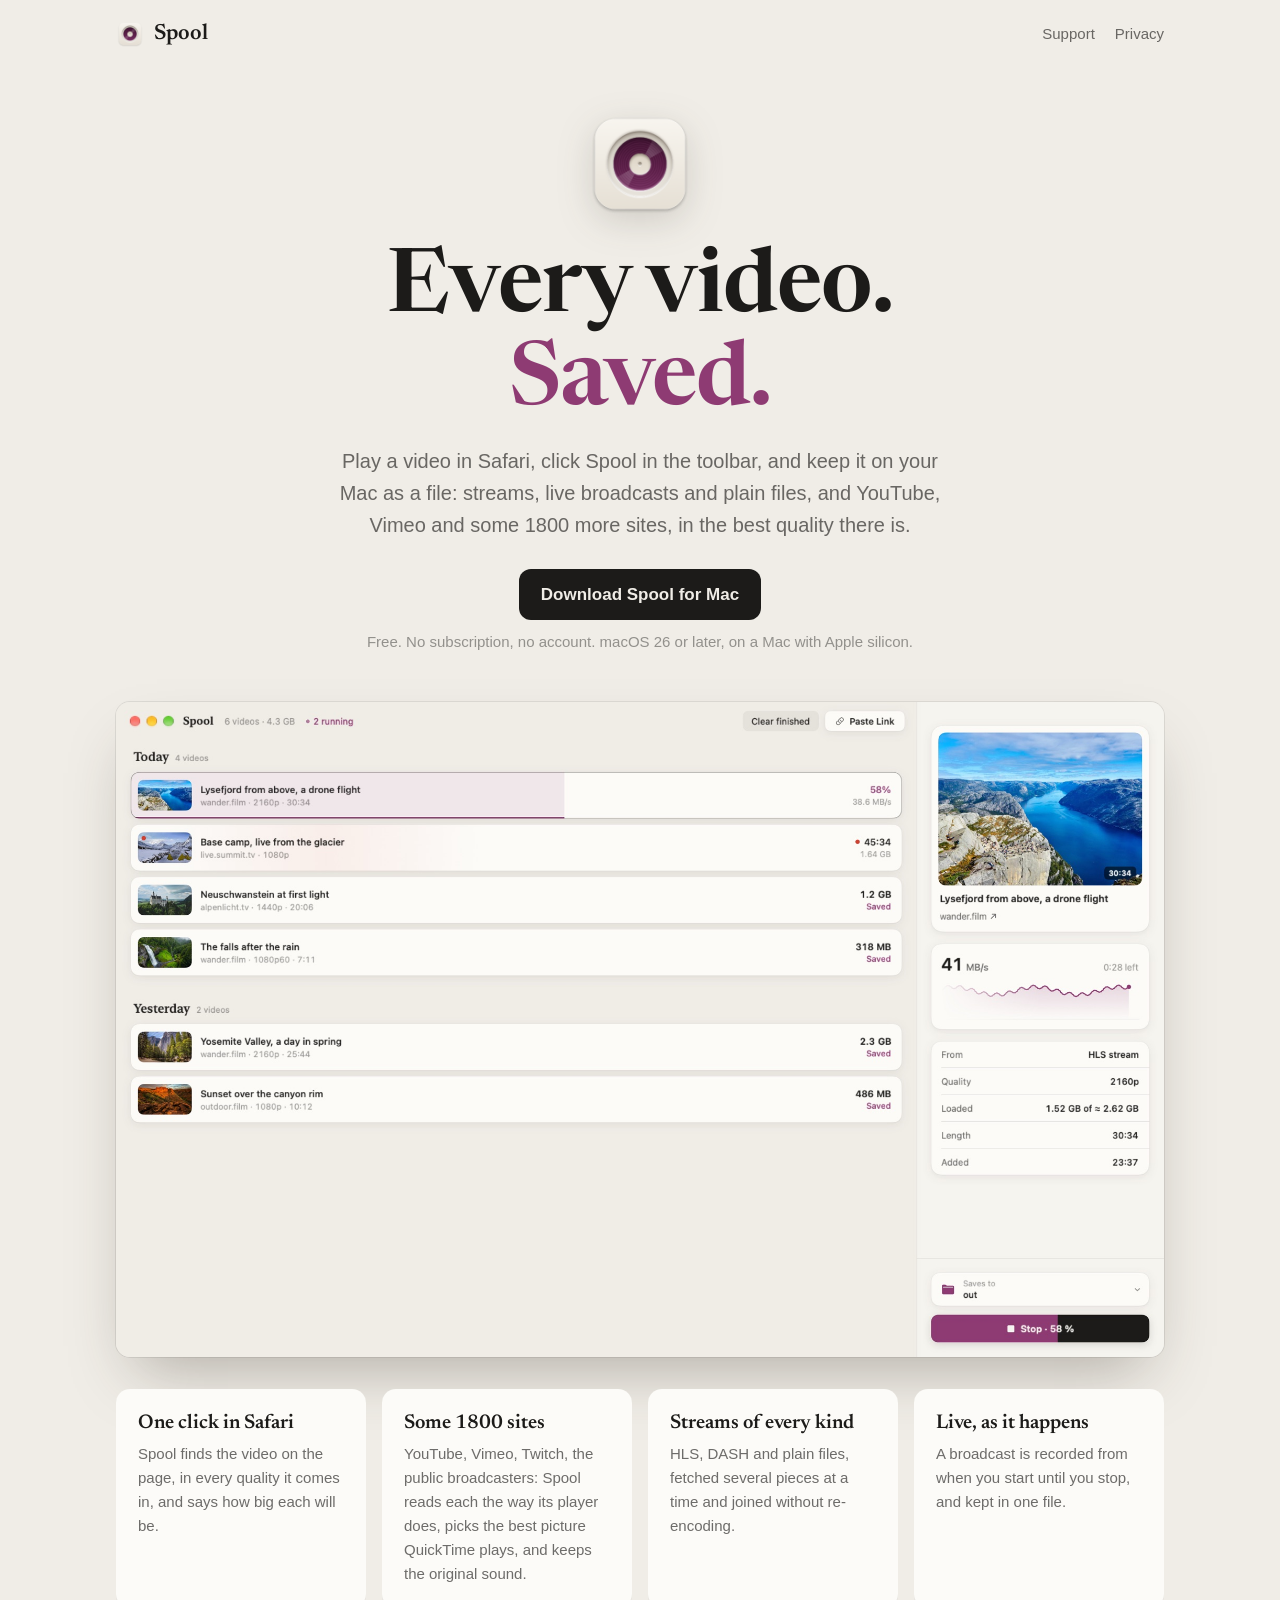
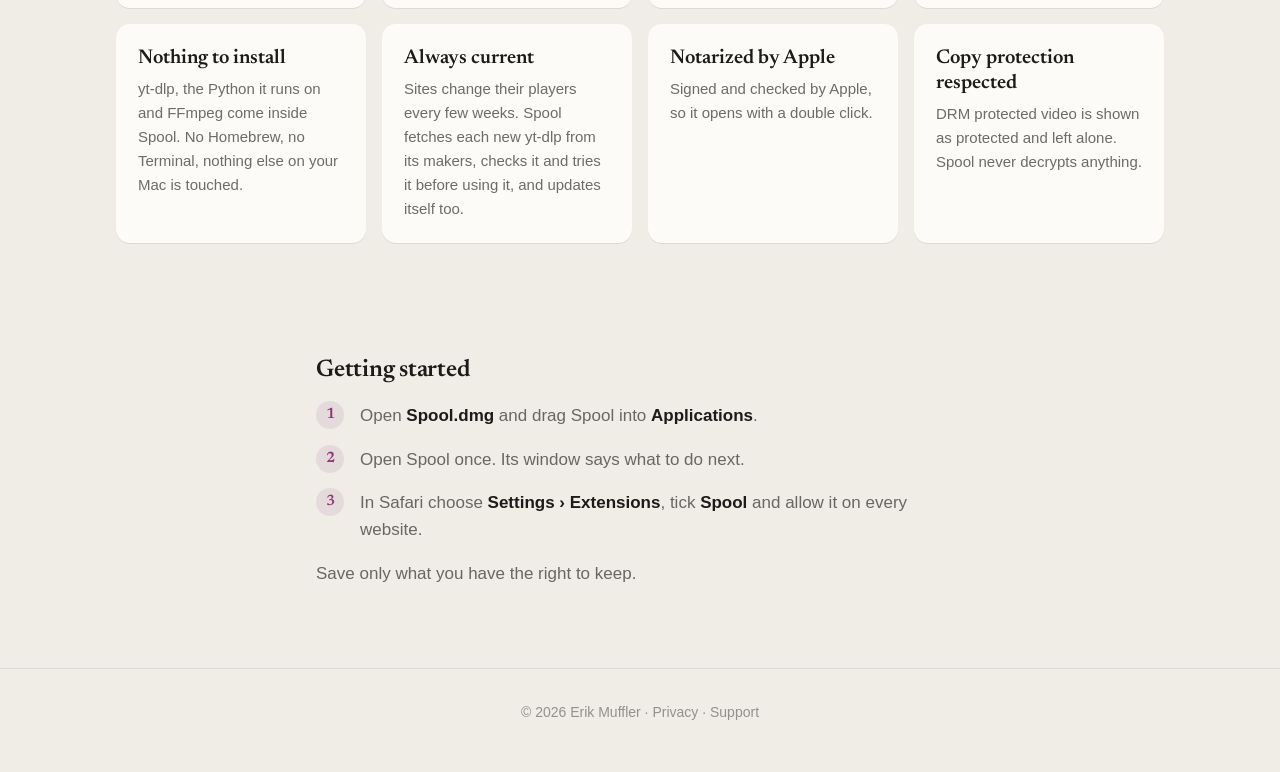
<file: index.html>
<!doctype html>
<html lang="en">
<head>
<meta charset="utf-8">
<meta name="viewport" content="width=device-width, initial-scale=1">
<title>Spool: save the videos you watch</title>
<meta name="description" content="Play a video in Safari, click once, and keep it on your Mac as a file. Streams, live broadcasts, plain files, and YouTube, Vimeo and some 1800 more sites, in the best quality there is. Free.">
<meta property="og:title" content="Spool: every video, saved">
<meta property="og:description" content="Play a video in Safari, click once, and keep it on your Mac as a file. In the best quality there is. Free.">
<meta property="og:image" content="https://mfrports.github.io/spool-web/og.jpg">
<link rel="icon" href="icon.png">
<link rel="stylesheet" href="site.css">
</head>
<body>
<header class="bar"><a class="brand" href="./"><img src="icon.png" alt="" width="28" height="28">Spool</a><nav><a href="support.html">Support</a><a href="privacy.html">Privacy</a></nav></header>
<main>
  <section class="hero">
    <img class="icon" src="icon.png" alt="Spool's icon, a record pressed into paper">
    <h1>Every video.<br><em>Saved.</em></h1>
    <p class="lede">Play a video in Safari, click Spool in the toolbar, and keep it on your Mac as a file: streams, live broadcasts and plain files, and YouTube, Vimeo and some 1800 more sites, in the best quality there is.</p>
    <div class="buy">
      <a class="badge" href="https://github.com/mfrports/spool-web/releases/latest/download/Spool.dmg">Download Spool for Mac</a>
      <span class="price">Free. No subscription, no account. macOS 26 or later, on a Mac with Apple silicon.</span>
    </div>
  </section>
  <div class="shot"><img src="shot-hero.jpg" alt="Spool's window: a film coming in, a live broadcast being recorded, and the downloads of the day"></div>
  <section class="rows">
    <div class="row"><h3>One click in Safari</h3><p>Spool finds the video on the page, in every quality it comes in, and says how big each will be.</p></div>
    <div class="row"><h3>Some 1800 sites</h3><p>YouTube, Vimeo, Twitch, the public broadcasters: Spool reads each the way its player does, picks the best picture QuickTime plays, and keeps the original sound.</p></div>
    <div class="row"><h3>Streams of every kind</h3><p>HLS, DASH and plain files, fetched several pieces at a time and joined without re-encoding.</p></div>
    <div class="row"><h3>Live, as it happens</h3><p>A broadcast is recorded from when you start until you stop, and kept in one file.</p></div>
    <div class="row"><h3>Nothing to install</h3><p>yt-dlp, the Python it runs on and FFmpeg come inside Spool. No Homebrew, no Terminal, nothing else on your Mac is touched.</p></div>
    <div class="row"><h3>Always current</h3><p>Sites change their players every few weeks. Spool fetches each new yt-dlp from its makers, checks it and tries it before using it, and updates itself too.</p></div>
    <div class="row"><h3>Notarized by Apple</h3><p>Signed and checked by Apple, so it opens with a double click.</p></div>
    <div class="row"><h3>Copy protection respected</h3><p>DRM protected video is shown as protected and left alone. Spool never decrypts anything.</p></div>
  </section>
  <section class="page steps">
    <h2>Getting started</h2>
    <ol>
      <li>Open <strong>Spool.dmg</strong> and drag Spool into <strong>Applications</strong>.</li>
      <li>Open Spool once. Its window says what to do next.</li>
      <li>In Safari choose <strong>Settings › Extensions</strong>, tick <strong>Spool</strong> and allow it on every website.</li>
    </ol>
    <p>Save only what you have the right to keep.</p>
  </section>
</main>
<footer class="foot">© 2026 Erik Muffler · <a href="privacy.html">Privacy</a> · <a href="support.html">Support</a></footer>
</body>
</html>
</file>
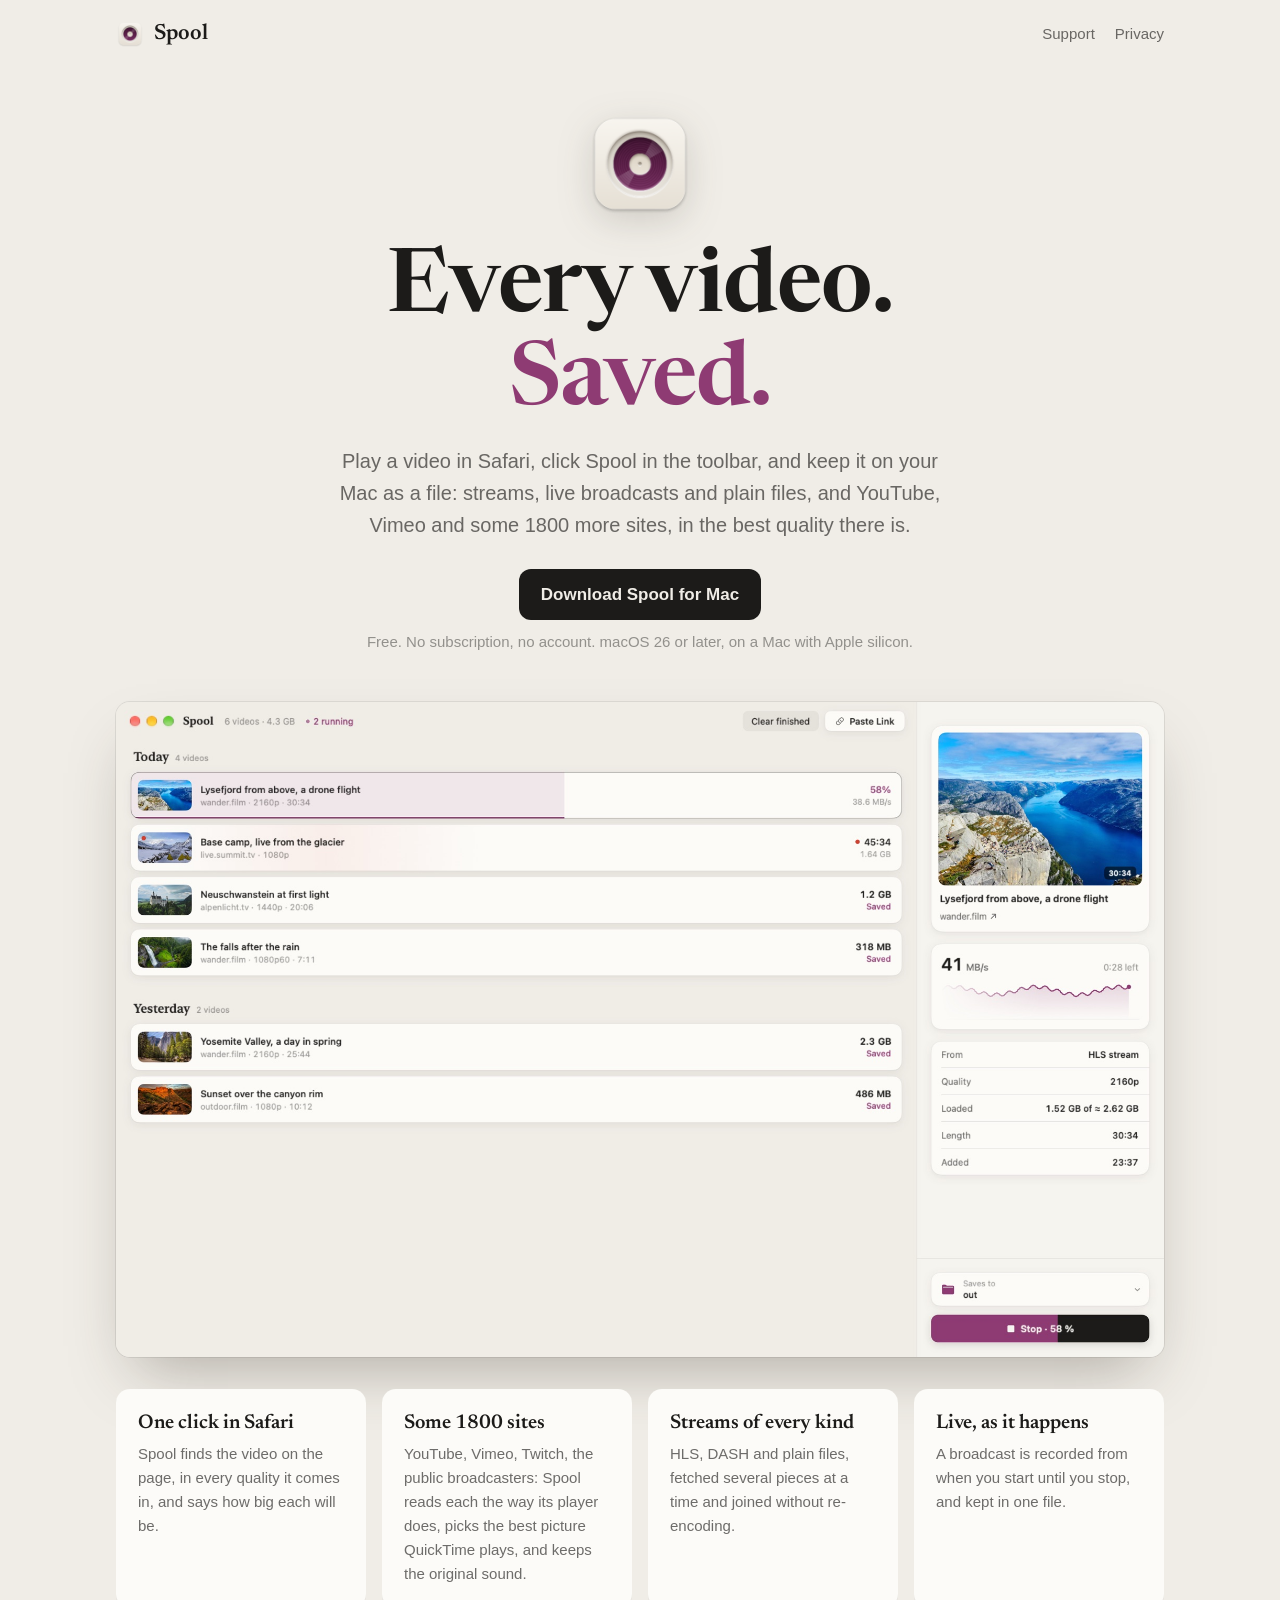
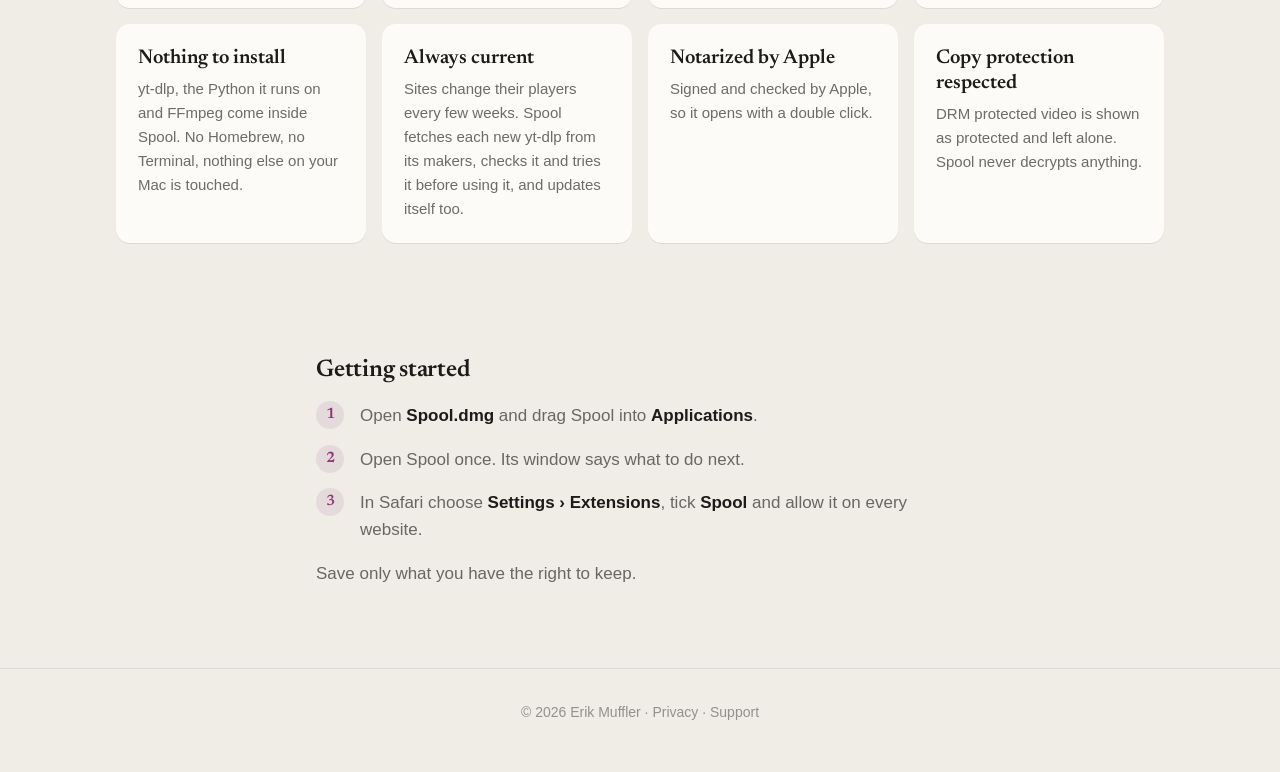
<file: download.html>
<!doctype html>
<html lang="en">
<head>
<meta charset="utf-8">
<meta name="viewport" content="width=device-width, initial-scale=1">
<title>Spool</title>
<link rel="canonical" href="https://mfrports.github.io/spool-web/">
<meta http-equiv="refresh" content="0; url=./">
</head>
<body><p><a href="./">Spool</a></p></body>
</html>
</file>
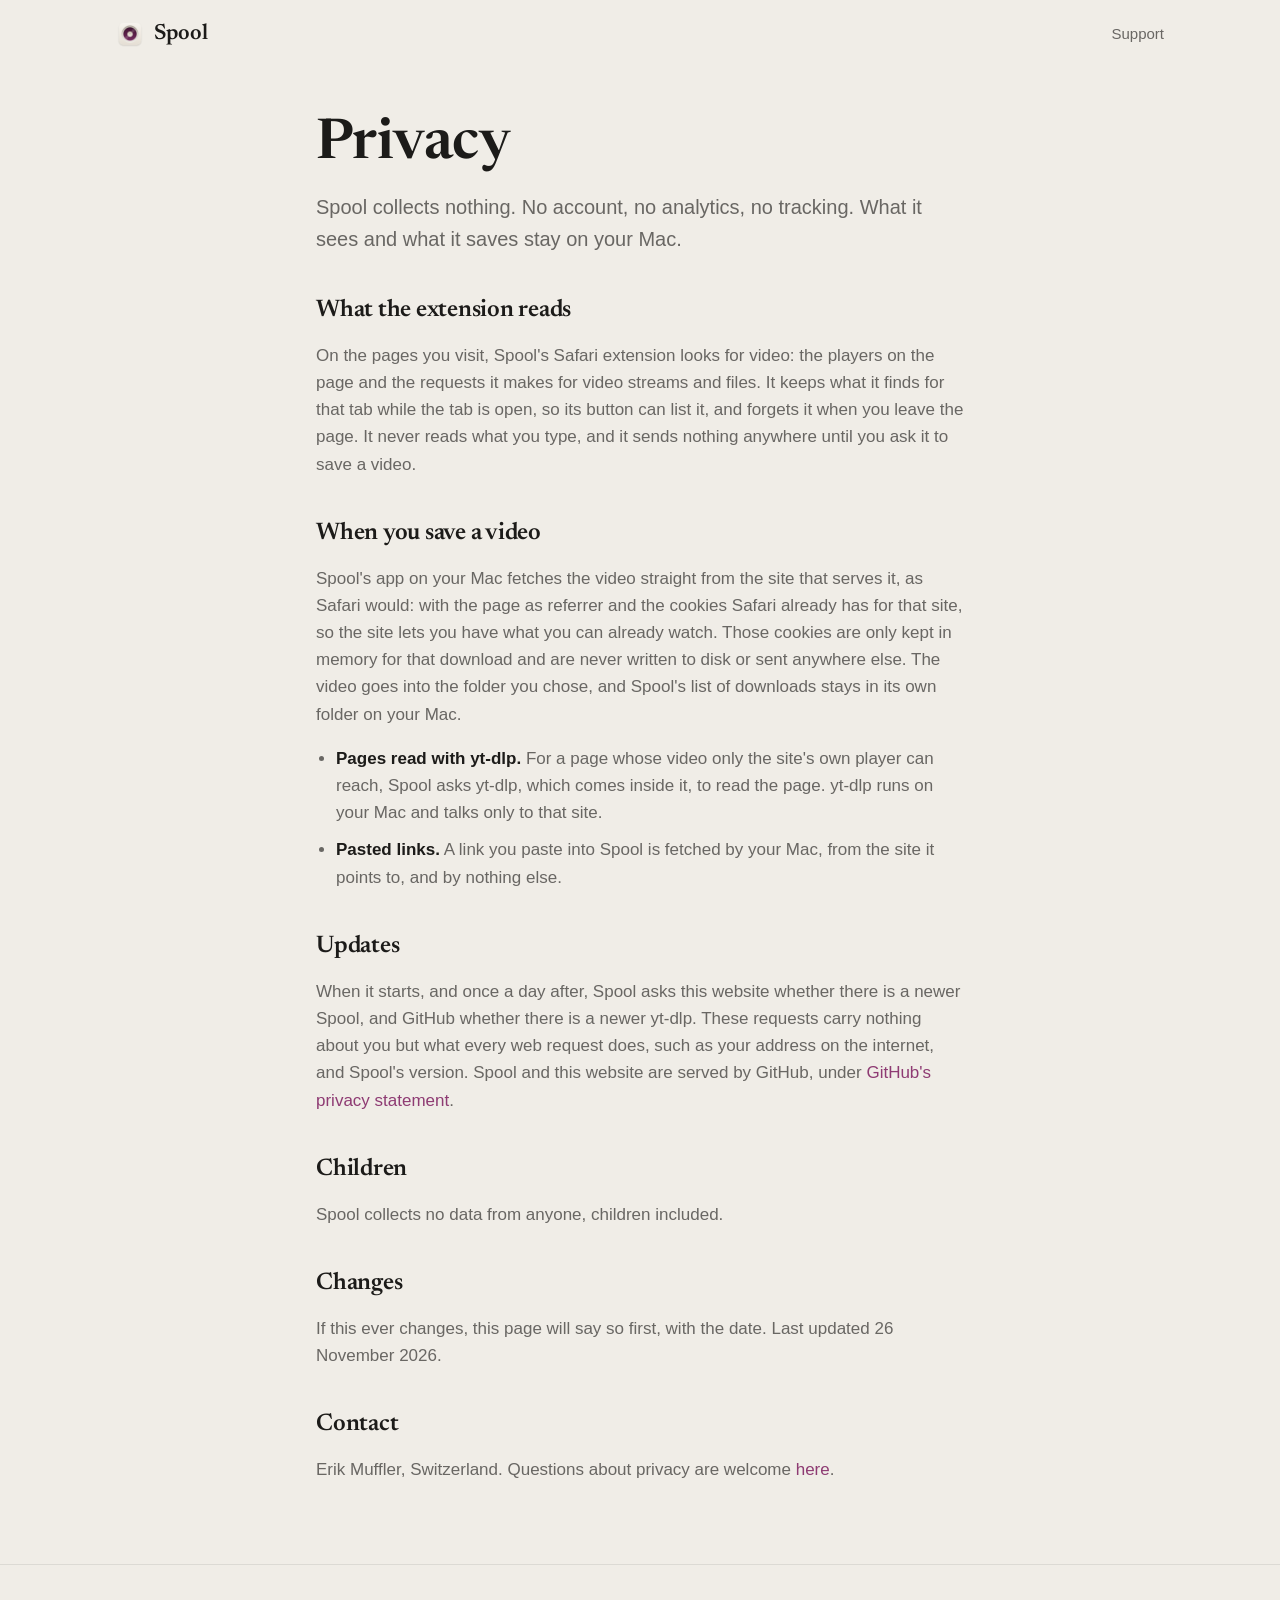
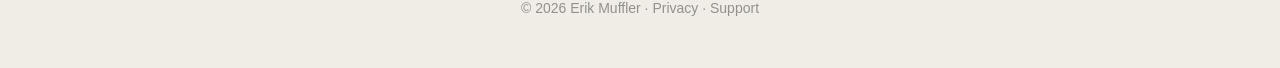
<file: privacy.html>
<!doctype html>
<html lang="en">
<head>
<meta charset="utf-8">
<meta name="viewport" content="width=device-width, initial-scale=1">
<title>Spool Privacy</title>
<meta name="description" content="Spool collects nothing. What it reads on a page, and what it sends when it saves a video, stays between your Mac and that site.">
<link rel="icon" href="icon.png">
<link rel="stylesheet" href="site.css">
</head>
<body>
<header class="bar"><a class="brand" href="./"><img src="icon.png" alt="" width="28" height="28">Spool</a><nav><a href="support.html">Support</a></nav></header>
<main class="page">
  <h1>Privacy</h1>
  <p class="lede">Spool collects nothing. No account, no analytics, no tracking. What it sees and what it saves stay on your Mac.</p>

  <h2>What the extension reads</h2>
  <p>On the pages you visit, Spool's Safari extension looks for video: the players on the page and the requests it makes for video streams and files. It keeps what it finds for that tab while the tab is open, so its button can list it, and forgets it when you leave the page. It never reads what you type, and it sends nothing anywhere until you ask it to save a video.</p>

  <h2>When you save a video</h2>
  <p>Spool's app on your Mac fetches the video straight from the site that serves it, as Safari would: with the page as referrer and the cookies Safari already has for that site, so the site lets you have what you can already watch. Those cookies are only kept in memory for that download and are never written to disk or sent anywhere else. The video goes into the folder you chose, and Spool's list of downloads stays in its own folder on your Mac.</p>
  <ul>
    <li><strong>Pages read with yt-dlp.</strong> For a page whose video only the site's own player can reach, Spool asks yt-dlp, which comes inside it, to read the page. yt-dlp runs on your Mac and talks only to that site.</li>
    <li><strong>Pasted links.</strong> A link you paste into Spool is fetched by your Mac, from the site it points to, and by nothing else.</li>
  </ul>

  <h2>Updates</h2>
  <p>When it starts, and once a day after, Spool asks this website whether there is a newer Spool, and GitHub whether there is a newer yt-dlp. These requests carry nothing about you but what every web request does, such as your address on the internet, and Spool's version. Spool and this website are served by GitHub, under <a href="https://docs.github.com/site-policy/privacy-policies/github-general-privacy-statement">GitHub's privacy statement</a>.</p>

  <h2>Children</h2>
  <p>Spool collects no data from anyone, children included.</p>

  <h2>Changes</h2>
  <p>If this ever changes, this page will say so first, with the date. Last updated 26 November 2026.</p>

  <h2>Contact</h2>
  <p>Erik Muffler, Switzerland. Questions about privacy are welcome <a href="https://github.com/mfrports/spool-web/issues/new">here</a>.</p>
</main>
<footer class="foot">© 2026 Erik Muffler · <a href="privacy.html">Privacy</a> · <a href="support.html">Support</a></footer>
</body>
</html>
</file>
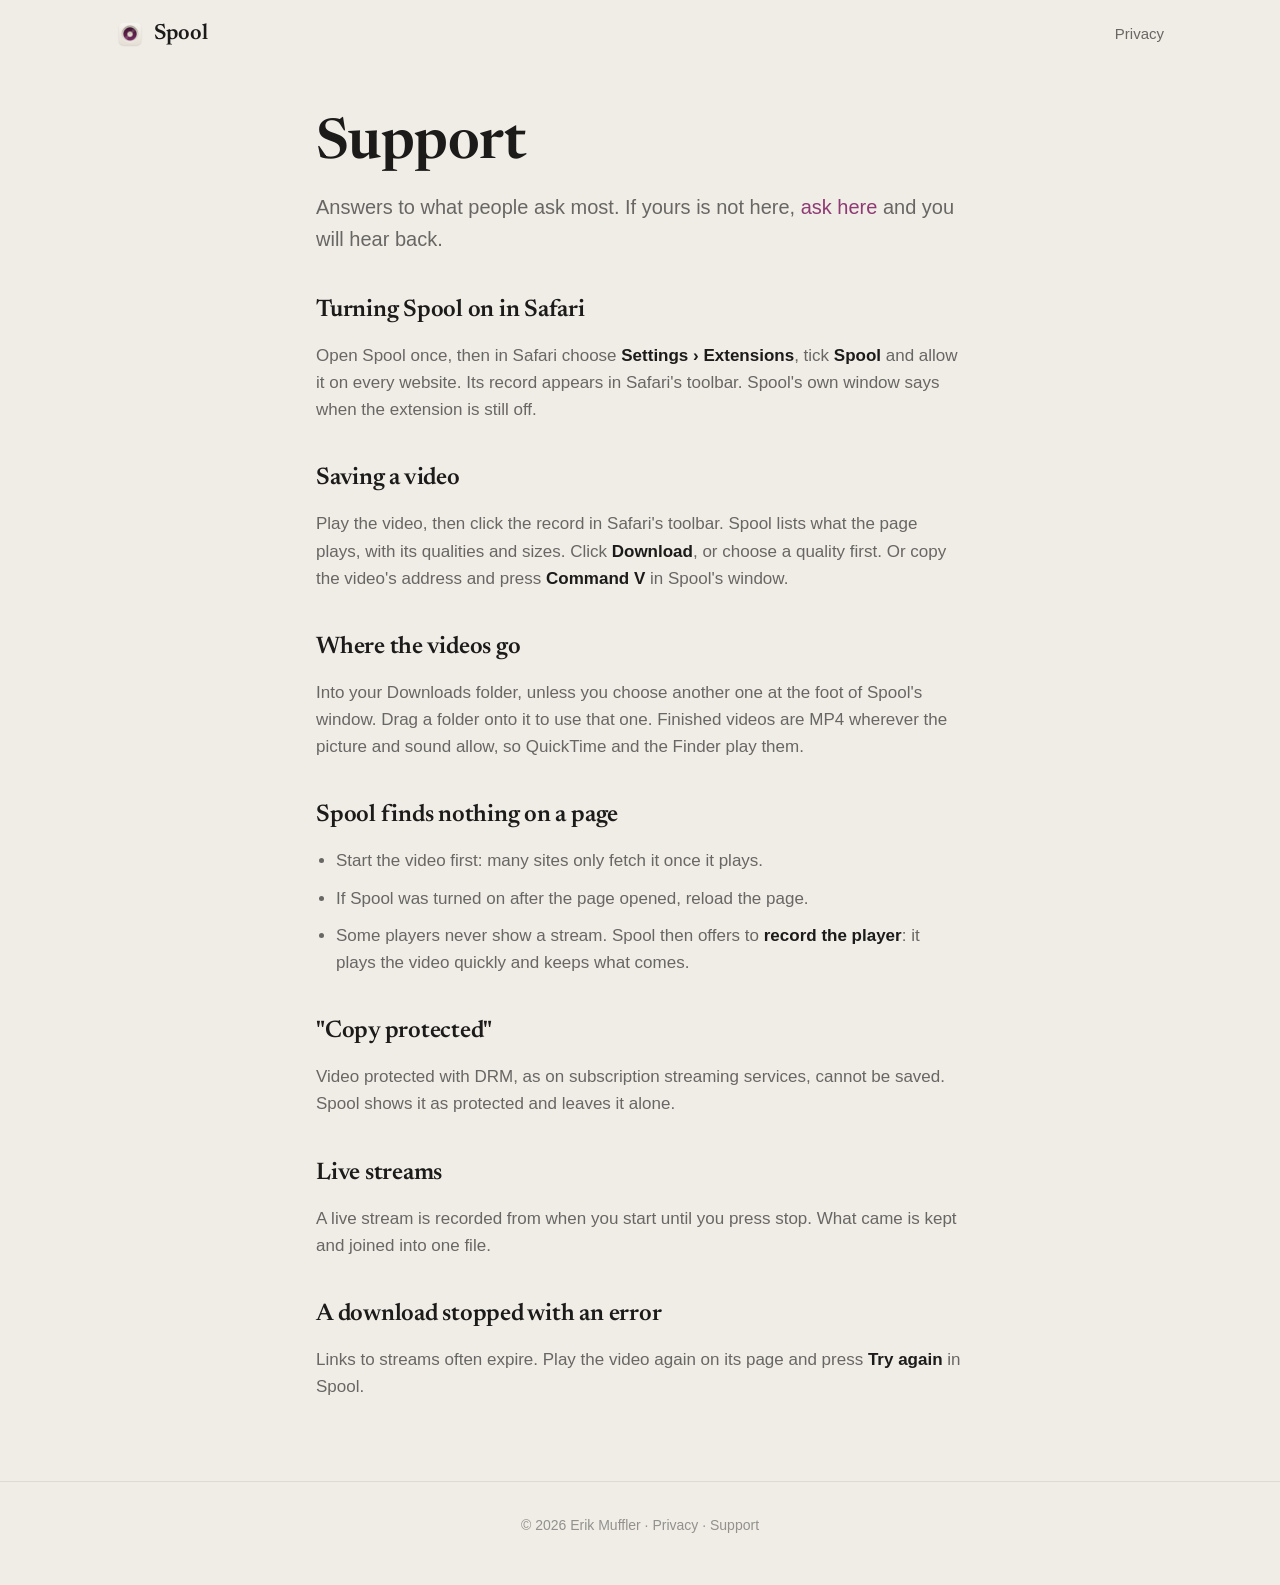
<file: support.html>
<!doctype html>
<html lang="en">
<head>
<meta charset="utf-8">
<meta name="viewport" content="width=device-width, initial-scale=1">
<title>Spool Support</title>
<meta name="description" content="How to turn Spool on in Safari, where your videos go, and what to do when a video does not show up.">
<link rel="icon" href="icon.png">
<link rel="stylesheet" href="site.css">
</head>
<body>
<header class="bar"><a class="brand" href="./"><img src="icon.png" alt="" width="28" height="28">Spool</a><nav><a href="privacy.html">Privacy</a></nav></header>
<main class="page">
  <h1>Support</h1>
  <p class="lede">Answers to what people ask most. If yours is not here, <a href="https://github.com/mfrports/spool-web/issues/new">ask here</a> and you will hear back.</p>

  <h2>Turning Spool on in Safari</h2>
  <p>Open Spool once, then in Safari choose <strong>Settings › Extensions</strong>, tick <strong>Spool</strong> and allow it on every website. Its record appears in Safari's toolbar. Spool's own window says when the extension is still off.</p>

  <h2>Saving a video</h2>
  <p>Play the video, then click the record in Safari's toolbar. Spool lists what the page plays, with its qualities and sizes. Click <strong>Download</strong>, or choose a quality first. Or copy the video's address and press <strong>Command V</strong> in Spool's window.</p>

  <h2>Where the videos go</h2>
  <p>Into your Downloads folder, unless you choose another one at the foot of Spool's window. Drag a folder onto it to use that one. Finished videos are MP4 wherever the picture and sound allow, so QuickTime and the Finder play them.</p>

  <h2>Spool finds nothing on a page</h2>
  <ul>
    <li>Start the video first: many sites only fetch it once it plays.</li>
    <li>If Spool was turned on after the page opened, reload the page.</li>
    <li>Some players never show a stream. Spool then offers to <strong>record the player</strong>: it plays the video quickly and keeps what comes.</li>
  </ul>

  <h2>"Copy protected"</h2>
  <p>Video protected with DRM, as on subscription streaming services, cannot be saved. Spool shows it as protected and leaves it alone.</p>

  <h2>Live streams</h2>
  <p>A live stream is recorded from when you start until you press stop. What came is kept and joined into one file.</p>

  <h2>A download stopped with an error</h2>
  <p>Links to streams often expire. Play the video again on its page and press <strong>Try again</strong> in Spool.</p>
</main>
<footer class="foot">© 2026 Erik Muffler · <a href="privacy.html">Privacy</a> · <a href="support.html">Support</a></footer>
</body>
</html>
</file>
<file: site.css>
/* Spool's site: warm paper, near-black ink, and thread (mulberry), as in the app (Views/Theme.swift). */
@import url("https://fonts.googleapis.com/css2?family=Newsreader:opsz,wght@6..72,500;6..72,600&display=swap");

:root {
  --paper: #F0EDE7; --panel: #F6F4EF; --card: #FCFBF8; --ink: #1C1B19;
  --ink2: rgba(28, 27, 25, .64); --ink3: rgba(28, 27, 25, .44); --hair: rgba(28, 27, 25, .09);
  --glow: #8E3B73; --glow-wash: rgba(142, 59, 115, .10);
  color-scheme: light dark;
}
@media (prefers-color-scheme: dark) {
  :root:not([data-theme="light"]) {
    --paper: #1B1A18; --panel: #22211F; --card: #2A2926; --ink: #EDEAE4;
    --ink2: rgba(237, 234, 228, .64); --ink3: rgba(237, 234, 228, .44); --hair: rgba(237, 234, 228, .09);
    --glow: #D78EC0; --glow-wash: rgba(215, 142, 192, .16);
  }
}
:root[data-theme="dark"] {
  --paper: #1B1A18; --panel: #22211F; --card: #2A2926; --ink: #EDEAE4;
  --ink2: rgba(237, 234, 228, .64); --ink3: rgba(237, 234, 228, .44); --hair: rgba(237, 234, 228, .09);
  --glow: #D78EC0; --glow-wash: rgba(215, 142, 192, .16);
}

* { box-sizing: border-box; }
html { -webkit-text-size-adjust: 100%; }
body {
  margin: 0; background: var(--paper); color: var(--ink);
  font: 17px/1.6 -apple-system, BlinkMacSystemFont, "SF Pro Text", "Helvetica Neue", sans-serif;
  -webkit-font-smoothing: antialiased;
}
a { color: var(--glow); text-decoration: none; }
a:hover { text-decoration: underline; text-underline-offset: 3px; }
code { font: 14px ui-monospace, "SF Mono", Menlo, monospace; background: var(--glow-wash); padding: 1px 6px; border-radius: 6px; word-break: break-all; }

.bar { display: flex; align-items: center; justify-content: space-between; max-width: 1080px; margin: 0 auto; padding: 20px 16px; }
.brand { display: flex; align-items: center; gap: 10px; font: 600 22px/1 Newsreader, "New York", Georgia, serif; color: var(--ink); }
.brand:hover { text-decoration: none; }
.bar nav a { color: var(--ink2); margin-left: 20px; font-size: 15px; }

.page { max-width: 680px; margin: 0 auto; padding: 24px 16px 64px; }
h1, h2, .display { font-family: Newsreader, "New York", Georgia, serif; font-weight: 600; letter-spacing: -0.01em; }
h1 { font-size: clamp(40px, 8vw, 56px); line-height: 1.05; margin: 24px 0 16px; }
h2 { font-size: 24px; line-height: 1.25; margin: 40px 0 8px; }
.lede { font-size: 20px; color: var(--ink2); margin: 0 0 8px; }
p, li { color: var(--ink2); }
strong { color: var(--ink); font-weight: 600; }
ul { padding-left: 20px; }
li { margin: 10px 0; }

.foot { text-align: center; color: var(--ink3); font-size: 14px; padding: 32px 16px 48px; border-top: 1px solid var(--hair); }
.foot a { color: var(--ink3); }

/* The landing page */
.hero { text-align: center; padding: 40px 16px 0; }
.hero img.icon { width: 112px; height: 112px; filter: drop-shadow(0 10px 18px rgba(58, 50, 38, .18)); }
.hero h1 { font-size: clamp(44px, 9vw, 88px); margin: 16px auto 16px; max-width: 900px; }
.hero h1 em { font-style: normal; color: var(--glow); }
.hero .lede { max-width: 620px; margin: 0 auto 28px; }
.buy { display: inline-flex; flex-direction: column; align-items: center; gap: 10px; }
.buy .price { color: var(--ink3); font-size: 15px; }
.badge { display: inline-block; background: var(--ink); color: var(--paper); border-radius: 12px; padding: 12px 22px; font-weight: 600; }
.badge:hover { text-decoration: none; opacity: .92; }
.shot { max-width: 1080px; margin: 48px auto 0; padding: 0 16px; }
.shot img { width: 100%; height: auto; border-radius: 14px; box-shadow: 0 30px 60px -20px rgba(58, 50, 38, .35), 0 0 0 1px var(--hair); }
.rows { max-width: 1080px; margin: 0 auto; padding: 24px 16px 64px; display: grid; gap: 16px; grid-template-columns: repeat(auto-fit, minmax(240px, 1fr)); }
.row { background: var(--card); border-radius: 14px; padding: 22px; box-shadow: 0 1px 0 var(--hair); }
.row h3 { font: 600 20px/1.25 Newsreader, "New York", Georgia, serif; margin: 0 0 6px; color: var(--ink); }
.row p { margin: 0; font-size: 15px; }

/* The download page */
.steps { padding-top: 8px; }
.steps ol { padding-left: 0; list-style: none; counter-reset: step; }
.steps ol li { counter-increment: step; position: relative; padding-left: 44px; margin: 16px 0; }
.steps ol li::before {
  content: counter(step); position: absolute; left: 0; top: -1px; width: 28px; height: 28px; border-radius: 50%;
  background: var(--glow-wash); color: var(--glow); font: 600 15px/28px Newsreader, "New York", Georgia, serif; text-align: center;
}
</file>
